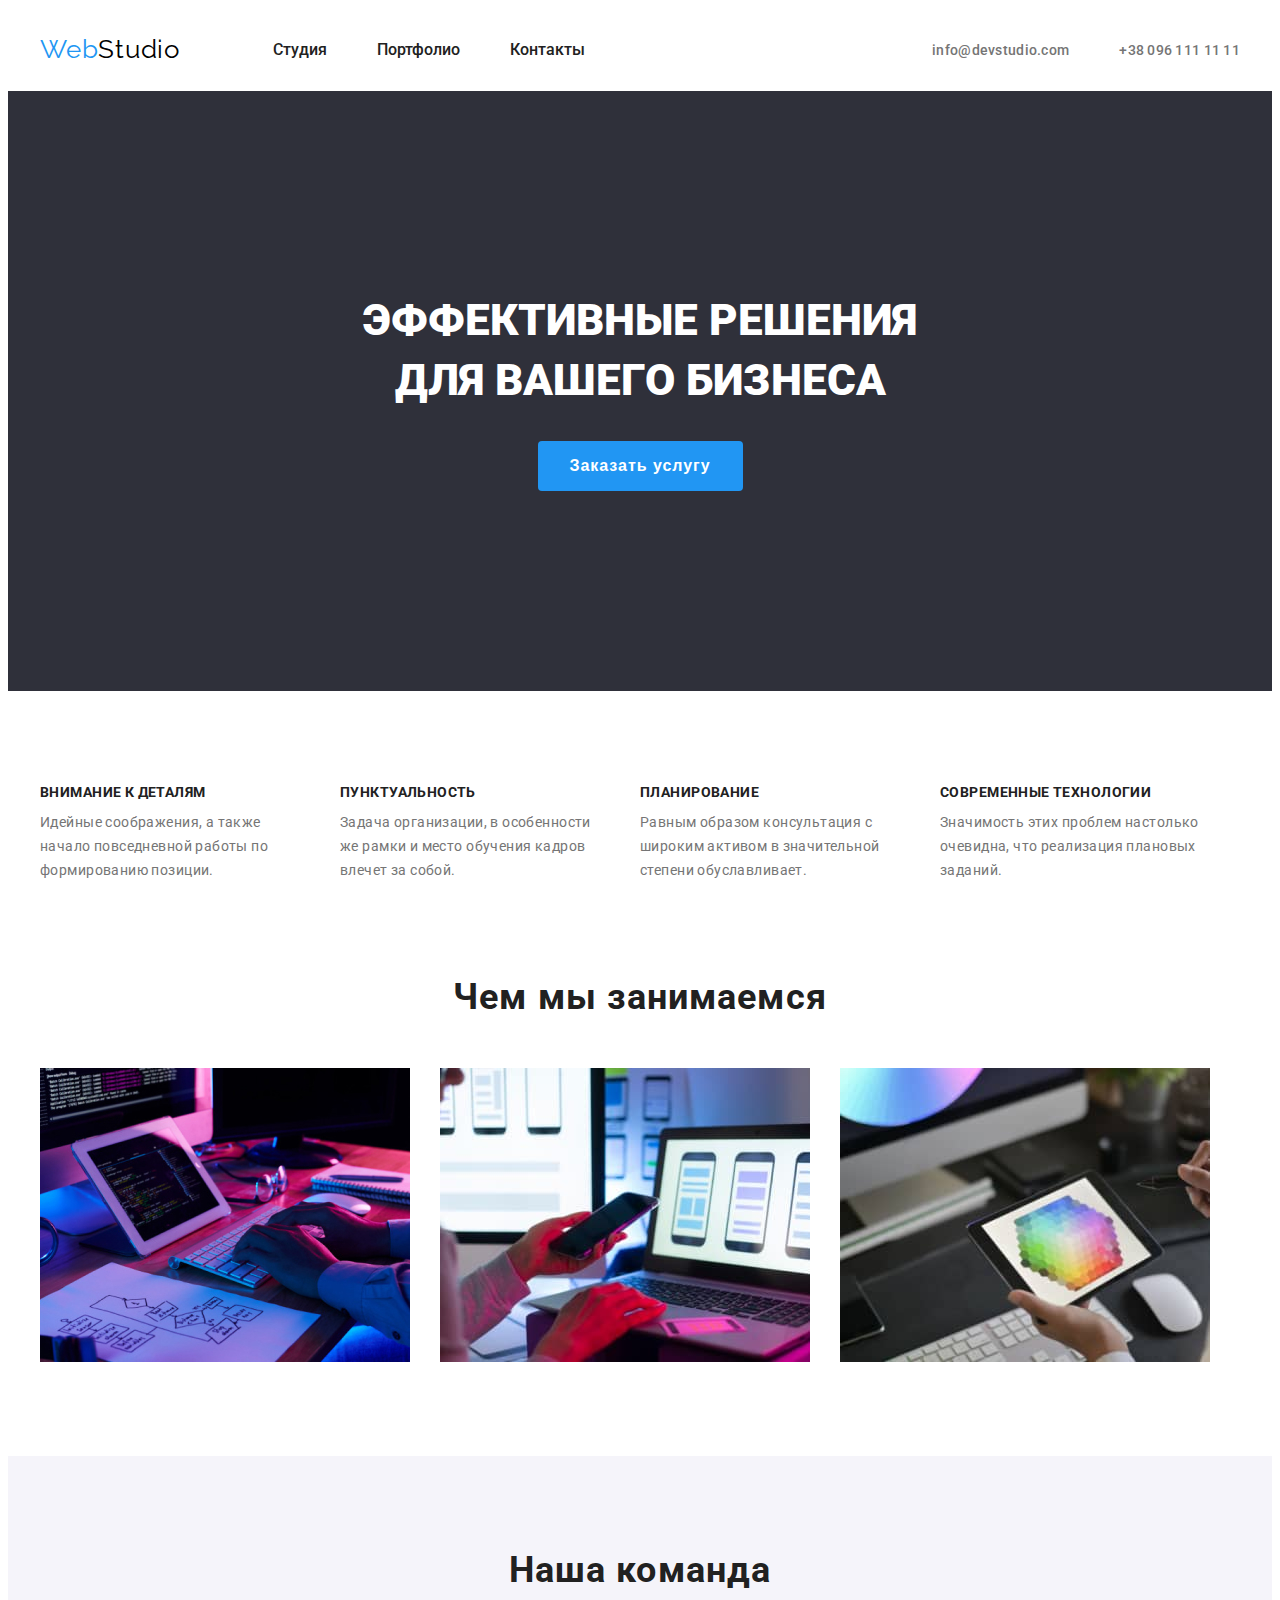
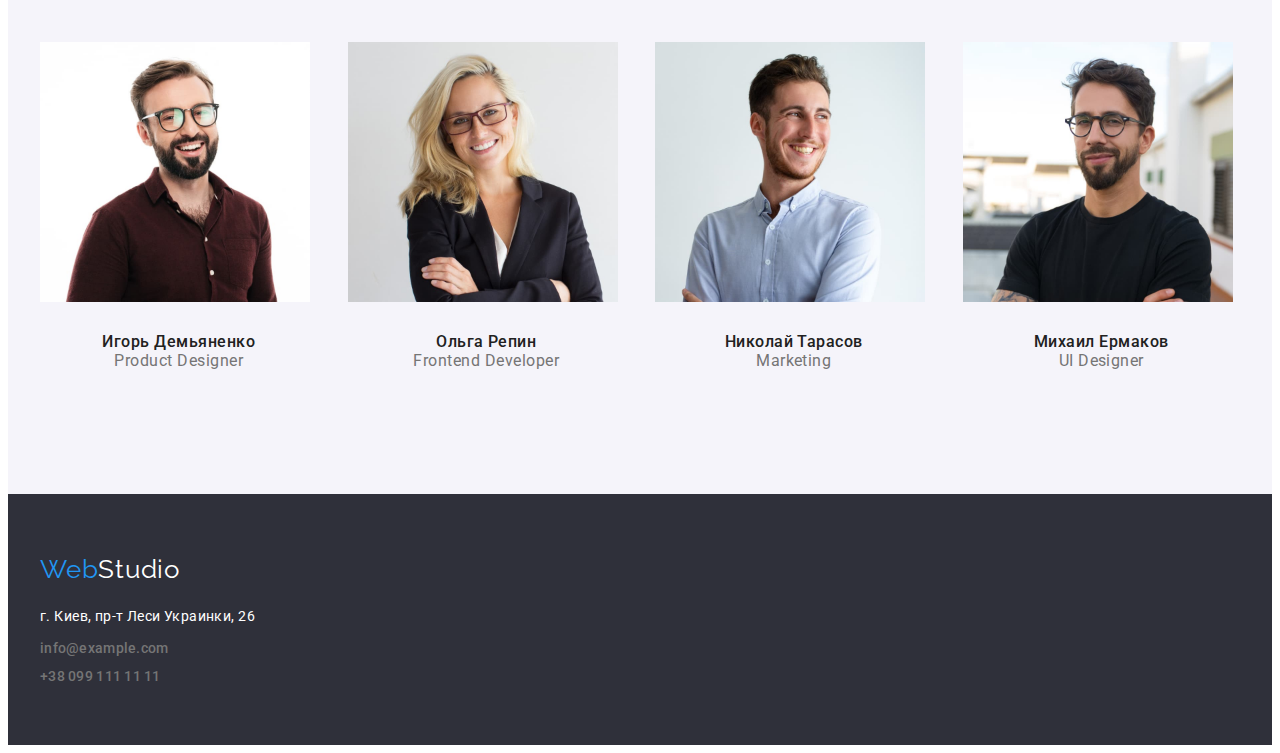
<file: index.html>
<!DOCTYPE html>
<html lang="ru">
  <head>
    <meta charset="UTF-8" />
    <meta http-equiv="X-UA-Compatible" content="IE=edge" />
    <meta name="viewport" content="width=device-width, initial-scale=1.0" />
    <title>Document</title>
    <link rel="preconnect" href="https://fonts.googleapis.com" />
    <link rel="preconnect" href="https://fonts.gstatic.com" crossorigin />
    <link
      href="https://fonts.googleapis.com/css2?family=Raleway:wght@700&family=Roboto:wght@400;500;700;900&display=swap"
      rel="stylesheet"
    />
    <link
      rel="stylesheet"
      href="https://cdnjs.cloudflare.com/ajax/libs/modern-normalize/1.1.0/modern-normalize.min.css"
      integrity="sha512-wpPYUAdjBVSE4KJnH1VR1HeZfpl1ub8YT/NKx4PuQ5NmX2tKuGu6U/JRp5y+Y8XG2tV+wKQpNHVUX03MfMFn9Q=="
      crossorigin="anonymous"
      referrerpolicy="no-referrer"
    />
    <link rel="stylesheet" href="./css/styles.css" />
  </head>
  <body class="body">
    <!-- Шапка страницы-->
    <header class="page-header">
      <div class="conteiner header-conteiner">
        <a class="logo" href="./index.html">
          Web<span class="logo-primary">Studio</span>
        </a>

        <nav class="naw">
          <ul class="nav-list list">
            <li class="naw-item"><a href="" class="link">Студия</a></li>
            <li class="naw-item">
              <a href="./portfolio.html" class="link">Портфолио</a>
            </li>
            <li class="naw-item"><a href="" class="link">Контакты</a></li>
          </ul>
        </nav>

        <ul class="contacts-primary list">
          <li class="item">
            <a href="mailto:info@devstudio.com" class="header-adress link"
              >info@devstudio.com</a
            >
          </li>
          <li class="item">
            <a href="tel:+380961111111" class="link">+38 096 111 11 11</a>
          </li>
        </ul>
      </div>
    </header>
    <!--Уникальный контент страницы-->
    <main>
      <section class="hero">
        <div class="conteiner">
          <h1 class="hero-title">
            ЭФФЕКТИВНЫЕ РЕШЕНИЯ <br />
            ДЛЯ ВАШЕГО БИЗНЕСА
          </h1>
          <button class="button maine-buton" name="Заказать услугу">
            Заказать услугу
          </button>
        </div>
      </section>

      <section class="section">
        <div class="conteiner">
          <h2 class="feature-title">Особенности</h2>
          <ul class="feature-list list">
            <li class="feature-item">
              <h3 class="title">ВНИМАНИЕ К ДЕТАЛЯМ</h3>
              <p class="text">
                Идейные соображения, а также начало повседневной работы по
                формированию позиции.
              </p>
            </li>
            <li class="feature-item">
              <h3 class="title">ПУНКТУАЛЬНОСТЬ</h3>
              <p class="text">
                Задача организации, в особенности же рамки и место обучения
                кадров влечет за собой.
              </p>
            </li>
            <li class="feature-item">
              <h3 class="title">ПЛАНИРОВАНИЕ</h3>
              <p class="text">
                Равным образом консультация с широким активом в значительной
                степени обуславливает.
              </p>
            </li>
            <li class="feature-item">
              <h3 class="title">СОВРЕМЕННЫЕ ТЕХНОЛОГИИ</h3>
              <p class="text">
                Значимость этих проблем настолько очевидна, что реализация
                плановых заданий.
              </p>
            </li>
          </ul>
        </div>
      </section>

      <section class="section specification">
        <div class="conteiner">
          <h2 class="specification-title">Чем мы занимаемся</h2>

          <ul class="specification-list list">
            <li class="specification-item">
              <img
                src="./images/box1.jpg"
                alt="Процес вебпрограмування"
                width="370"
              />
            </li>
            <li class="specification-item">
              <img
                src="./images/box2.jpg"
                alt="Процес розробки дизану додатка"
                width="370"
              />
            </li>
            <li class="specification-item">
              <img
                src="./images/box3.jpg"
                alt="Процес вебпрограмування"
                width="370"
              />
            </li>
          </ul>
        </div>
      </section>

      <section class="section team">
        <div class="conteiner">
          <h2 class="team-title">Наша команда</h2>
          <ul class="team-list list">
            <li class="team-card">
              <img
                class="team-img"
                src="./images/pкoductdesigner.jpg"
                alt="Product Designer"
                width="270"
              />
              <div class="member-info">
                <h3 class="team-member">Игорь Демьяненко</h3>
                <p class="position">Product Designer</p>
              </div>
            </li>
            <li class="team-card">
              <img
                class="team-img"
                src="./images/frontenddeveloper.jpg"
                alt="Frontend Developer"
                width="270"
              />
              <div class="member-info">
                <h3 class="team-member">Ольга Репин</h3>
                <p class="position">Frontend Developer</p>
              </div>
            </li>
            <li class="team-card">
              <img
                class="team-img"
                src="./images/marketing.jpg"
                alt="Marketing"
                width="270"
              />
              <div class="member-info">
                <h3 class="team-member">Николай Тарасов</h3>
                <p class="position">Marketing</p>
              </div>
            </li>
            <li class="team-card">
              <img
                class="team-img"
                src="./images/uidesigner.jpg"
                alt="UI Designer"
                width="270"
              />
              <div class="member-info">
                <h3 class="team-member">Михаил Ермаков</h3>
                <p class="position">UI Designer</p>
              </div>
            </li>
          </ul>
        </div>
      </section>
    </main>

    <!--Подвал страницы-->
    <footer class="footer">
      <div class="footer-conteiner conteiner">
        <a class="logo" href="./index.html">
          Web<span class="logo-secondary">Studio</span>
        </a>

        <address class="footer-address">
          <ul class="contacts-list list">
            <li class="contacts">
              <a
                class="adress"
                href="https://www.google.com/maps/place/%D0%B1%D1%83%D0%BB%D1%8C%D0%B2%D0%B0%D1%80+%D0%9B%D0%B5%D1%81%D1%96+%D0%A3%D0%BA%D1%80%D0%B0%D1%97%D0%BD%D0%BA%D0%B8,+26,+%D0%9A%D0%B8%D1%97%D0%B2,+02000/@50.4265807,30.5361971,17z/data=!3m1!4b1!4m5!3m4!1s0x40d4cf0e033ecbe9:0x57a4dffefec77da0!8m2!3d50.4265807!4d30.5383858"
                >г. Киев, пр-т Леси Украинки, 26</a
              >
            </li>
            <li class="contacts contacts-secondary">
              <a href="mailto:info@example.com" class="link"
                >info@example.com</a
              >
            </li>
            <li class="contacts contacts-secondary">
              <a href="tel:+380991111111" class="link">+38 099 111 11 11</a>
            </li>
          </ul>
        </address>
      </div>
    </footer>
  </body>
</html>
</file>
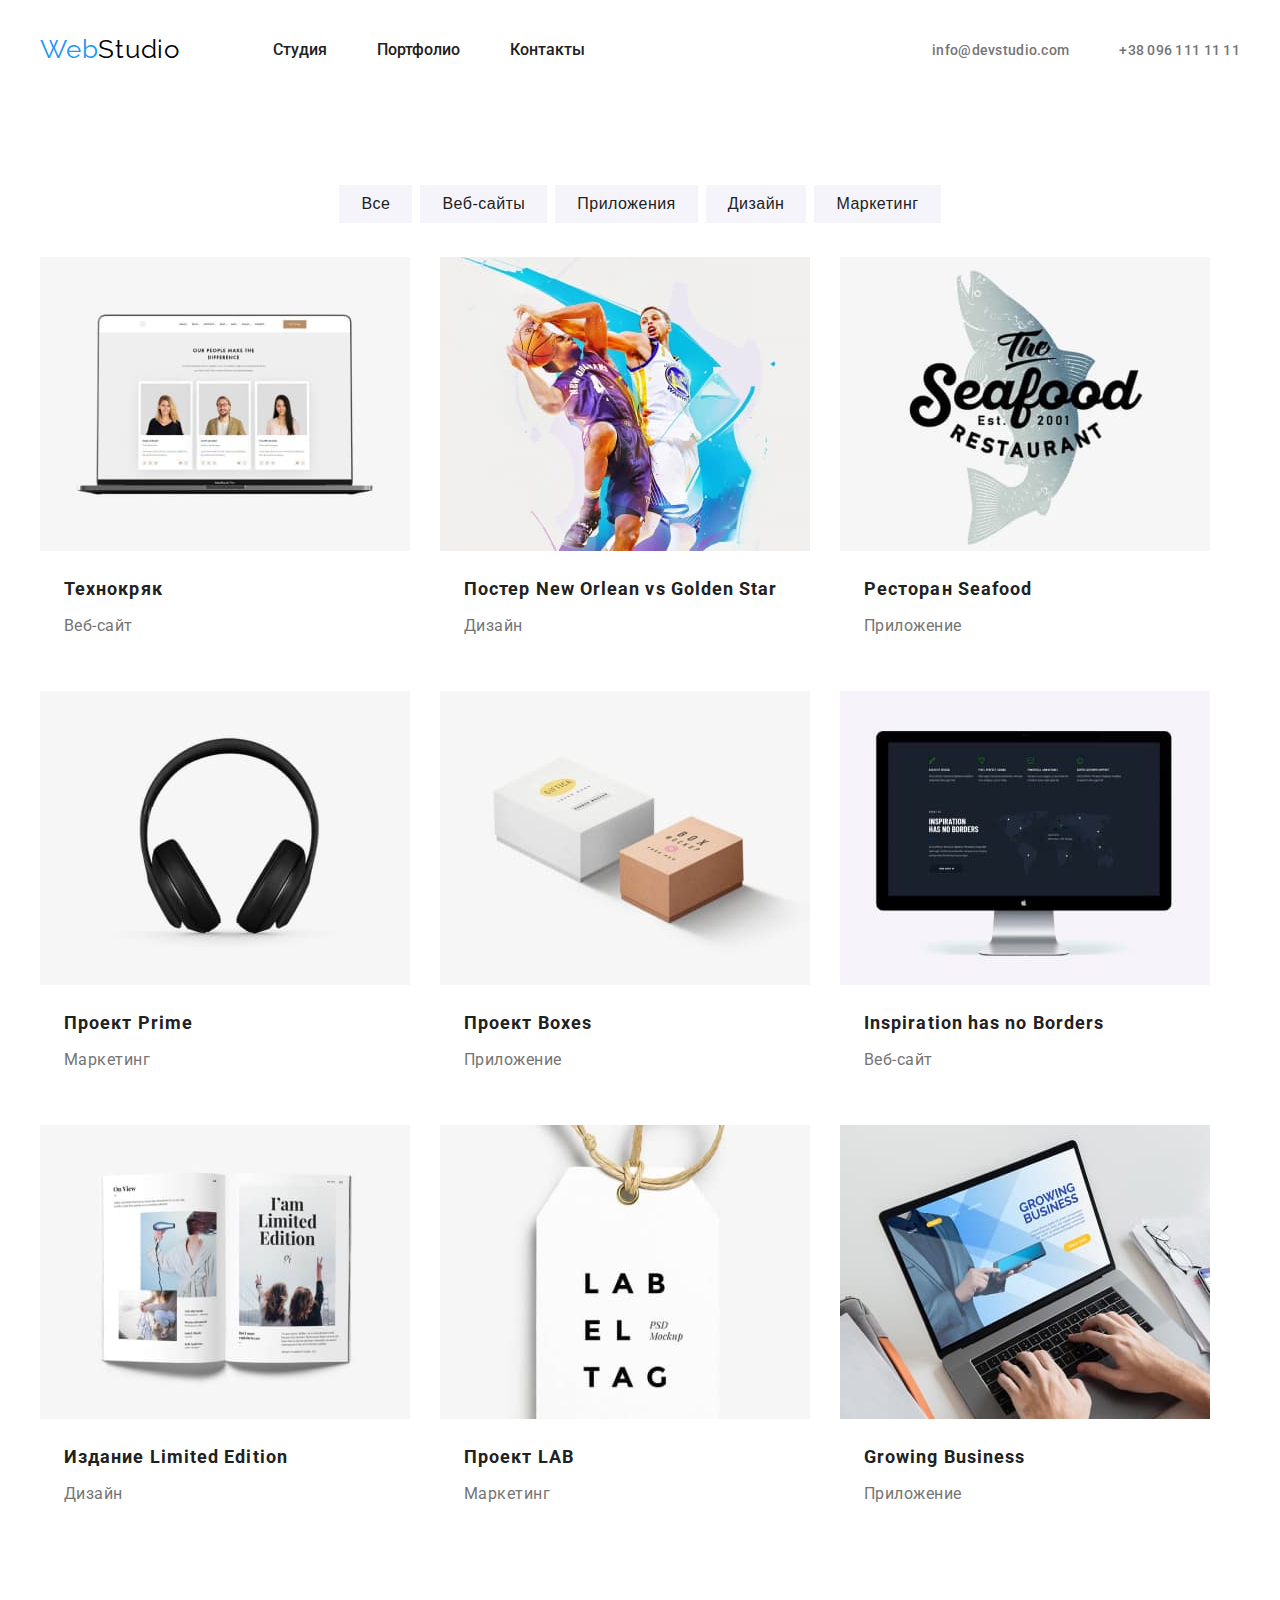
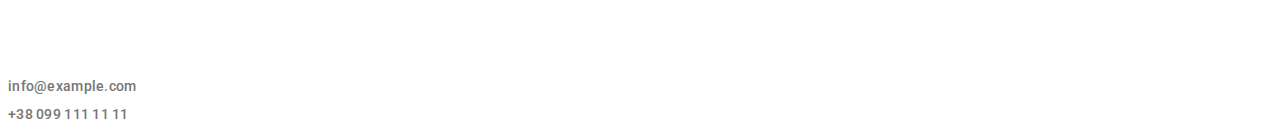
<file: portfolio.html>
<!DOCTYPE html>
<html lang="ru">
  <head>
    <meta charset="UTF-8" />
    <meta http-equiv="X-UA-Compatible" content="IE=edge" />
    <meta name="viewport" content="width=device-width, initial-scale=1.0" />
    <title>Document</title>
    <link rel="preconnect" href="https://fonts.googleapis.com" />
    <link rel="preconnect" href="https://fonts.gstatic.com" crossorigin />
    <link
      href="https://fonts.googleapis.com/css2?family=Raleway:wght@700&family=Roboto:wght@400;500;700;900&display=swap"
      rel="stylesheet"
    />
    <link
      rel="stylesheet"
      href="https://cdnjs.cloudflare.com/ajax/libs/modern-normalize/1.1.0/modern-normalize.min.css"
      integrity="sha512-wpPYUAdjBVSE4KJnH1VR1HeZfpl1ub8YT/NKx4PuQ5NmX2tKuGu6U/JRp5y+Y8XG2tV+wKQpNHVUX03MfMFn9Q=="
      crossorigin="anonymous"
      referrerpolicy="no-referrer"
    />
    <link rel="stylesheet" href="./css/styles.css" />
  </head>
  <body>
    <!-- Шапка страницы-->
    <header class="page-header">
      <div class="conteiner header-conteiner">
        <a class="logo" href="./index.html">
          Web<span class="logo-primary">Studio</span>
        </a>

        <nav class="naw">
          <ul class="nav-list list">
            <li class="naw-item"><a href="" class="link">Студия</a></li>
            <li class="naw-item">
              <a href="./portfolio.html" class="link">Портфолио</a>
            </li>
            <li class="naw-item"><a href="" class="link">Контакты</a></li>
          </ul>
        </nav>

        <ul class="contacts-primary list">
          <li class="item">
            <a href="mailto:info@devstudio.com" class="header-adress link"
              >info@devstudio.com</a
            >
          </li>
          <li class="item">
            <a href="tel:+380961111111" class="link">+38 096 111 11 11</a>
          </li>
        </ul>
      </div>
    </header>

    <!--Уникальный контент страницы-->
    <main>
      <section class="section">
        <div class="conteiner">
          <h1 class="projects">Портфоліо</h1>

          <ul class="filter list">
            <li class="filter-button">
              <button type="button" class="secondary-button link">Все</button>
            </li>
            <li class="filter-button">
              <button type="button" class="secondary-button link">
                Веб-сайты
              </button>
            </li>
            <li class="filter-button">
              <button type="button" class="secondary-button link">
                Приложения
              </button>
            </li>
            <li class="filter-button">
              <button type="button" class="secondary-button link">
                Дизайн
              </button>
            </li>
            <li class="filter-button">
              <button type="button" class="secondary-button link">
                Маркетинг
              </button>
            </li>
          </ul>

          <ul class="prjects-list list">
            <li class="projects-item">
              <img
                class="projects-item-img"
                src="./images/img1.jpg"
                alt="Веб-сайт"
                width="370"
                height="294"
              />
              <div class="projects-title">
                <h2 class="projects-item-title">Технокряк</h2>
                <p class="projects-item-text">Веб-сайт</p>
              </div>
            </li>
            <li class="projects-item">
              <img
                class="projects-item-img"
                src="./images/img2.jpg"
                alt="Дизайн"
                width="370"
                height="294"
              />
              <div class="projects-title">
                <h2 class="projects-item-title">
                  Постер New Orlean vs Golden Star
                </h2>
                <p class="projects-item-text">Дизайн</p>
              </div>
            </li>
            <li class="projects-item">
              <img
                class="projects-item-img"
                src="./images/img3.jpg"
                alt="Приложение"
                width="370"
                height="294"
              />
              <div class="projects-title">
                <h2 class="projects-item-title">Ресторан Seafood</h2>
                <p class="projects-item-text">Приложение</p>
              </div>
            </li>
            <li class="projects-item">
              <img
                class="projects-item-img"
                src="./images/img4.jpg"
                alt="Маркетинг"
                width="370"
                height="294"
              />
              <div class="projects-title">
                <h2 class="projects-item-title">Проект Prime</h2>
                <p class="projects-item-text">Маркетинг</p>
              </div>
            </li>
            <li class="projects-item">
              <img
                class="projects-item-img"
                src="./images/img5.jpg"
                alt="Приложение"
                width="370"
                height="294"
              />
              <div class="projects-title">
                <h2 class="projects-item-title">Проект Boxes</h2>
                <p class="projects-item-text">Приложение</p>
              </div>
            </li>
            <li class="projects-item">
              <img
                class="projects-item-img"
                src="./images/img6.jpg"
                alt="Веб-сайт"
                width="370"
                height="294"
              />
              <div class="projects-title">
                <h2 class="projects-item-title">Inspiration has no Borders</h2>
                <p class="projects-item-text">Веб-сайт</p>
              </div>
            </li>
            <li class="projects-item">
              <img
                class="projects-item-img"
                src="./images/img7.jpg"
                alt="Дизайн"
                width="370"
                height="294"
              />
              <div class="projects-title">
                <h2 class="projects-item-title">Издание Limited Edition</h2>
                <p class="projects-item-text">Дизайн</p>
              </div>
            </li>
            <li class="projects-item">
              <img
                class="projects-item-img"
                src="./images/img8.jpg"
                alt="Маркетинг"
                width="370"
                height="294"
              />
              <div class="projects-title">
                <h2 class="projects-item-title">Проект LAB</h2>
                <p class="projects-item-text">Маркетинг</p>
              </div>
            </li>
            <li class="projects-item">
              <img
                class="projects-item-img"
                src="./images/img9.jpg"
                alt="Приложение"
                width="370"
                height="294"
              />
              <div class="projects-title">
                <h2 class="projects-item-title">Growing Business</h2>
                <p class="projects-item-text">Приложение</p>
              </div>
            </li>
          </ul>
        </div>
      </section>
    </main>

    <!--Подвал страницы-->
    <address class="footer-address">
      <ul class="contacts-list list">
        <li class="contacts">
          <a
            class="adress"
            href="https://www.google.com/maps/place/%D0%B1%D1%83%D0%BB%D1%8C%D0%B2%D0%B0%D1%80+%D0%9B%D0%B5%D1%81%D1%96+%D0%A3%D0%BA%D1%80%D0%B0%D1%97%D0%BD%D0%BA%D0%B8,+26,+%D0%9A%D0%B8%D1%97%D0%B2,+02000/@50.4265807,30.5361971,17z/data=!3m1!4b1!4m5!3m4!1s0x40d4cf0e033ecbe9:0x57a4dffefec77da0!8m2!3d50.4265807!4d30.5383858"
            >г. Киев, пр-т Леси Украинки, 26</a
          >
        </li>
        <li class="contacts contacts-secondary">
          <a href="mailto:info@example.com" class="link">info@example.com</a>
        </li>
        <li class="contacts contacts-secondary">
          <a href="tel:+380991111111" class="link">+38 099 111 11 11</a>
        </li>
      </ul>
    </address>
  </body>
</html>
</file>
<file: css/styles.css>
/*font-family: 'Raleway', sans-serif;
font-family: 'Roboto', sans-serif;*/

:root {
  /* Основні шрфти */
  --main-font: "Roboto", sans-serif;
  --secondary-font: "Raleway", sans-serif;

  /* Колір тексту */
  --primary-text-color: #757575;
  --title-text-colot: #212121;
  --accent-text-color: #2196f3;
  --secondary-text-color: rgba(255, 255, 255, 0.6);
  --light-text-color: #ffffff;

  --primary-logo-color: #000000;

  /* Колір фону */
  --primary-light-bg: #ffffff;

  --primary-darck-bg: #2f303a;
  --secondary-darck-bg: #f5f4fa;

  --accent-button-color: #188ce8;
}

body {
  color: var(--primary-text-color);

  font-family: var(--main-font);
}

.list {
  list-style: none;
  padding-left: 0px;
}

h1,
h3,
h2,
h5,
h4,
ul,
p,
ol {
  margin-top: 0px;
  margin-bottom: 0px;
}

button{
  padding: 0; 0;
  border: 0;

}
/*   Главная страница   */

/* Шапка страницы */

.page-header {
  background-color: var(--primary-light-bg);
}

.header-conteiner {
  display: flex;
  align-items: center;
}

.conteiner {
  width: 1200px;
  padding-left: 15px;
  padding-right: 15px;
  margin-right: auto;
  margin-left: auto;
}

.logo {
  margin-right: 93px;
  text-decoration: none;
  color: var(--accent-text-color);
  font-family: Raleway, sans-serif;
  font-size: 26px;
  line-height: 1.19;
  letter-spacing: 0.03em;
}

.logo-primary {
  color: var(--primary-logo-color);
}
.logo-secondary {
  color: var(--primary-light-bg);
}

.nav-list .link {
  display: flex;
  padding-top: 32px;
  padding-bottom: 32px;

  text-decoration: none;
  color: var(--title-text-colot);
  font-weight: 500;
}

.nav-list {
  display: flex;
}

.nav-list .link:hover,
.nav-list .link:focus {
  color: var(--accent-text-color);
}

.naw-item {
  margin-right: 50px;
}
.naw-item:last-child {
  margin: 0;
}

.contacts-primary .link {
  text-decoration: none;
  color: var(--primary-text-color);
  font-weight: 500;
  font-size: 14px;
  line-height: 1.14;
  letter-spacing: 0.02em;
}

.contacts-primary .link:hover,
.contacts-primary .link:focus {
  color: var(--accent-text-color);
}

.contacts-primary {
  display: flex;
  margin-left: auto;
}

.item + .item {
  margin-left: 50px;
}

/* Уникальный контент страницы */

.hero {
  background-color: var(--primary-darck-bg);
  text-align: center;
    padding-top: 200px;
  padding-bottom: 200px;
}

.hero-title {
  color: var(--light-text-color);
  font-weight: 900;
  font-size: 44px;
  line-height: 1.36;

  margin-bottom: 30px;

}

.button:hover,
.button:focus {
  color: var(--light-text-color);
  background-color: var(--accent-button-color);
}
.button {
  display: flex;
  padding: 10px 32px;
  align-items: center;
  text-align: center;
  border: 1px;
  border-radius: 4px;
  min-width: 200px;

  cursor: pointer;

  font-weight: 700;
  font-size: 16px;
  line-height: 1.88;
  letter-spacing: 0.06em;
}
.maine-buton {
  margin-left: auto;
  margin-right: auto;
  color: var(--light-text-color);
  background-color: var(--accent-text-color);
}

/* feature*/

.feature-title {
  position: absolute;
  width: 1px;
  height: 1px;
  margin: -1px;
  border: 0;
  padding: 0;
  opacity: 0;
}

.title {
  margin-bottom: 10px;
  color: var(--title-text-colot);

  font-size: 14px;
  line-height: 1.14;
  letter-spacing: 0.03em;
  text-transform: uppercase;
}

.section {
  padding-top: 94px;
  padding-bottom: 94px;
}

.feature-list {
  display: flex;
}
.feature-item {
  width: 270px;
  margin-right: 30px;
}

.feature-item:last-child {
  margin: 0;
}

.text {
  color: var(--primary-text-color);

  font-size: 14px;
  line-height: 1.71;
  letter-spacing: 0.03em;
}

.specification-title {
  color: var(--title-text-colot);
  font-weight: 700;
  font-size: 36px;
  line-height: 1.16;
  text-align: center;
  letter-spacing: 0.03em;
  margin-bottom: 50px;
}

.specification-list {
  display: flex;
}

.specification-item {
  width: 370px;
  margin-right: 30px;
}
.specification-item:last-child {
  margin: 0;
}
.specification {
  padding-top: 0px;
}

img {
  display: block;
  max-width: 100%;
  height: auto;
}
/* team */

.team {
  background-color: var(--secondary-darck-bg);
}
.team-title {
  margin-bottom: 50px;

  color: var(--title-text-colot);
  font-weight: 700;
  font-size: 36px;
  line-height: 1.16;
  text-align: center;
  letter-spacing: 0.03em;
}

.team-list {
  display: flex;
  flex-wrap: wrap;

  padding-left: 0px;
  margin-left: -30px;
}

.team-card {
  flex-basis: calc(100% / 4 - 30px);
  margin-left: 30px;
}

.team-img {
  margin-bottom: 30px;
}

.team-member {
  color: var(--title-text-colot);
  font-weight: 500;
  font-size: 16px;
  line-height: 1.19;
  text-align: center;
  letter-spacing: 0.03em;
}

.position {
  color: var(--primary-text-color);
  font-size: 16px;
  line-height: 1.19;
  text-align: center;
  letter-spacing: 0.03em;
}

.member-info {
  margin-top: 30px;
  margin-bottom: 30px;
}
/* footer */
.footer {
  padding-top: 60px;
  padding-bottom: 60px;
  background-color: var(--primary-darck-bg);
}

.adress {
  text-decoration: none;
  font-style: normal;
  color: var(--light-text-color);
  font-size: 14px;
  line-height: 1.71;
  letter-spacing: 0.03em;
}
.contacts-secondary .link {
  text-decoration: none;
  font-style: normal;
  color: var(--primary-text-color);
  font-weight: 500;
  font-size: 14px;
  line-height: 1.14;
  letter-spacing: 0.02em;
}

.contacts-secondary .link:hover,
.contacts-secondary .link:focus {
  color: var(--accent-text-color);
}
.footer-address {
  margin-top: 20px;
}

.contacts + .contacts {
  margin-top: 9px;
}

/*    Портфолио     */

/* Уникальный контент страницы */

/*   projects   */

.portfolio {
  margin-top: 94px;
}
.projects {
  opacity: 0;
  position: absolute;
  width: 1px;
  height: 1px;
  margin: -1px;
  border: 0px;
  padding: 0px;
}


.projects-item-title {
  color: var(--title-text-colot);
  font-size: 18px;
  line-height: 2;
  letter-spacing: 0.06em;
}

.projects-item-text {
  color: var(--primary-text-color);
  line-height: 1.87;
  letter-spacing: 0.03em;
}

.filter {
  display: flex;
  justify-content: center;
  margin-bottom: 34px;
}
.filter-button {
  margin-right: 8px;
  background-color: var(--secondary-darck-bg);
  text-align: center;
}
.filter-button:last-child {
  margin: 0px;
}
.secondary-button {
  padding-left: 22px;
  padding-right: 22px;
  padding-top: 6px;
  padding-bottom: 6px;
  min-width: 73px;

  color: var(--title-text-colot);
  font-weight: 500;
  font-size: 16px;
  line-height: 1.62;
  text-align: center;
  letter-spacing: 0.03em;
  cursor: pointer;
  background-color: var(--secondary-darck-bg);
}

.secondary-button:hover,
.secondary-button:focus {
  color: var(--light-text-color);
  background-color: var(--accent-text-color);
}


.prjects-list {
  padding: 0;
  margin: 0;

  display: flex;
  flex-wrap: wrap;

  margin-left: -30px;
  margin-top: -30px;

}
.prjects-list > .projects-item {
  flex-basis: calc(100 / 3 - 30px);
  margin-left: 30px;
  margin-top: 30px;
}



.projects-item-text {
  margin-top: 4px;
}
.projects-title{
  padding-top: 20px;
  padding-bottom: 20px;
  padding-left: 24px;
  padding-right: 24px;
}
</file>
